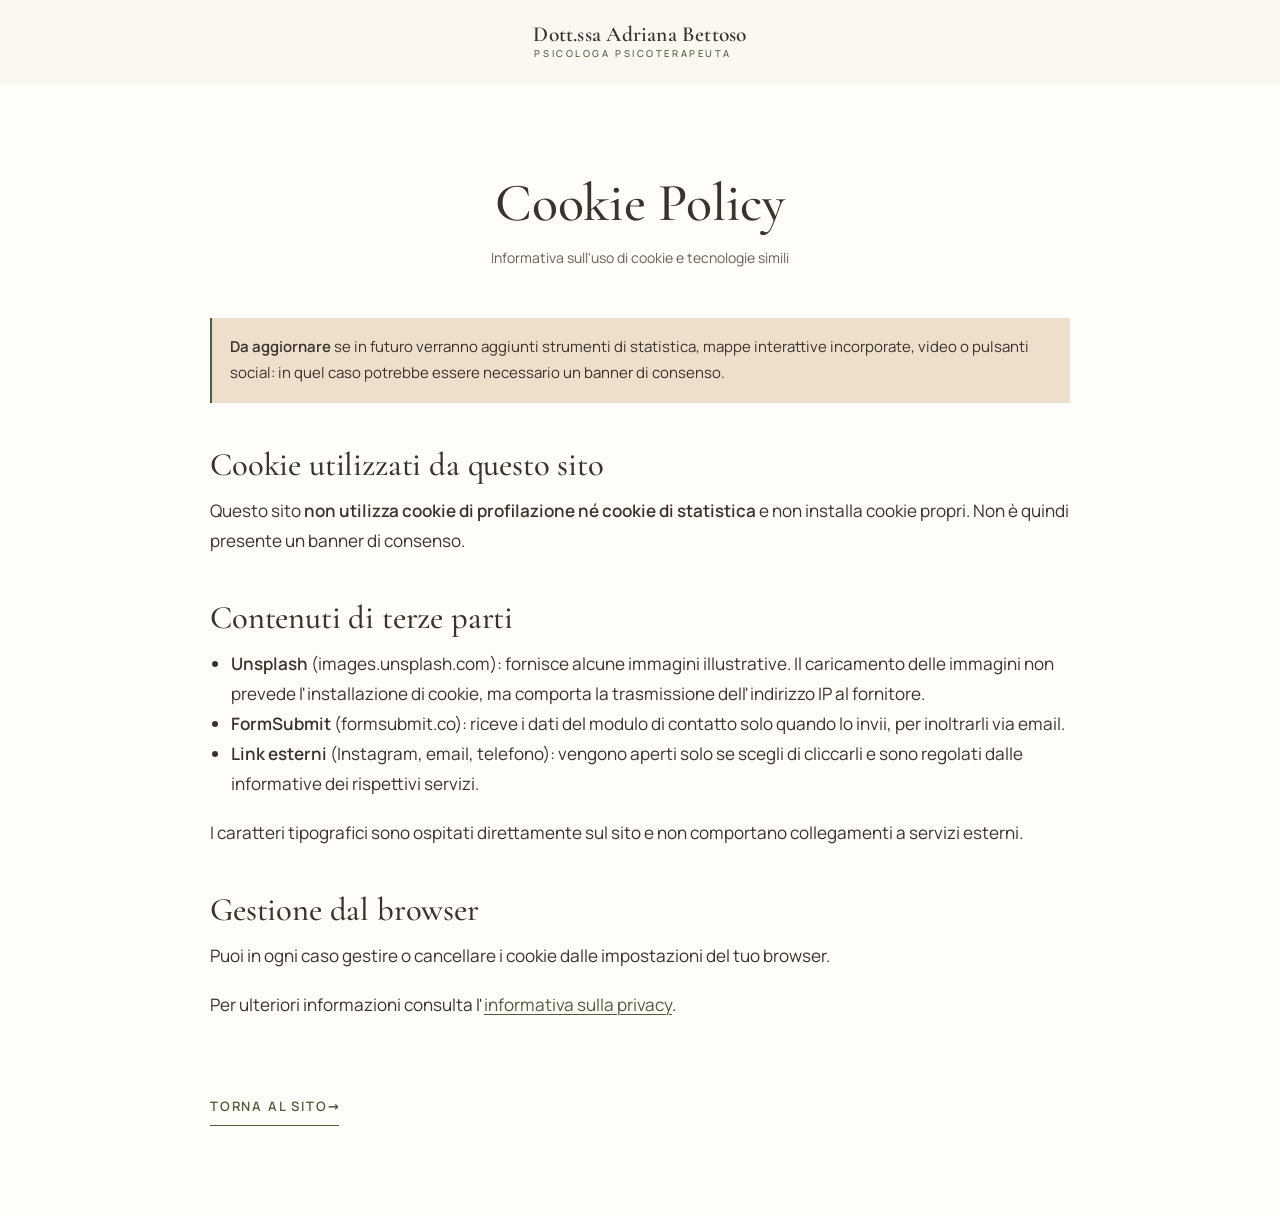
<file: cookie-policy.html>
<!doctype html>
<html lang="it">
<head>
  <meta charset="utf-8">
  <meta name="viewport" content="width=device-width, initial-scale=1">
  <title>Cookie Policy | Dott.ssa Adriana Bettoso</title>
  <meta name="robots" content="noindex, follow">
  <link rel="stylesheet" href="assets/css/style.css">
</head>
<body>
  <header class="site-header legal-header">
    <div class="container header-inner">
      <a class="wordmark" href="index.html">
        <span class="wordmark-name">Dott.ssa Adriana Bettoso</span>
        <span class="wordmark-role">Psicologa Psicoterapeuta</span>
      </a>
    </div>
  </header>

  <main class="legal">
    <div class="container container-narrow">
      <h1>Cookie Policy</h1>
      <p class="updated">Informativa sull'uso di cookie e tecnologie simili</p>

      <p class="draft-note"><strong>Da aggiornare</strong> se in futuro verranno aggiunti strumenti di statistica, mappe interattive incorporate, video o pulsanti social: in quel caso potrebbe essere necessario un banner di consenso.</p>

      <h2>Cookie utilizzati da questo sito</h2>
      <p>Questo sito <strong>non utilizza cookie di profilazione né cookie di statistica</strong> e non installa cookie propri. Non è quindi presente un banner di consenso.</p>

      <h2>Contenuti di terze parti</h2>
      <ul>
        <li><strong>Unsplash</strong> (images.unsplash.com): fornisce alcune immagini illustrative. Il caricamento delle immagini non prevede l'installazione di cookie, ma comporta la trasmissione dell'indirizzo IP al fornitore.</li>
        <li><strong>FormSubmit</strong> (formsubmit.co): riceve i dati del modulo di contatto solo quando lo invii, per inoltrarli via email.</li>
        <li><strong>Link esterni</strong> (Instagram, email, telefono): vengono aperti solo se scegli di cliccarli e sono regolati dalle informative dei rispettivi servizi.</li>
      </ul>
      <p>I caratteri tipografici sono ospitati direttamente sul sito e non comportano collegamenti a servizi esterni.</p>

      <h2>Gestione dal browser</h2>
      <p>Puoi in ogni caso gestire o cancellare i cookie dalle impostazioni del tuo browser.</p>

      <p>Per ulteriori informazioni consulta l'<a href="privacy-policy.html">informativa sulla privacy</a>.</p>

      <a class="text-link back-link" href="index.html">Torna al sito</a>
    </div>
  </main>
</body>
</html>
</file>
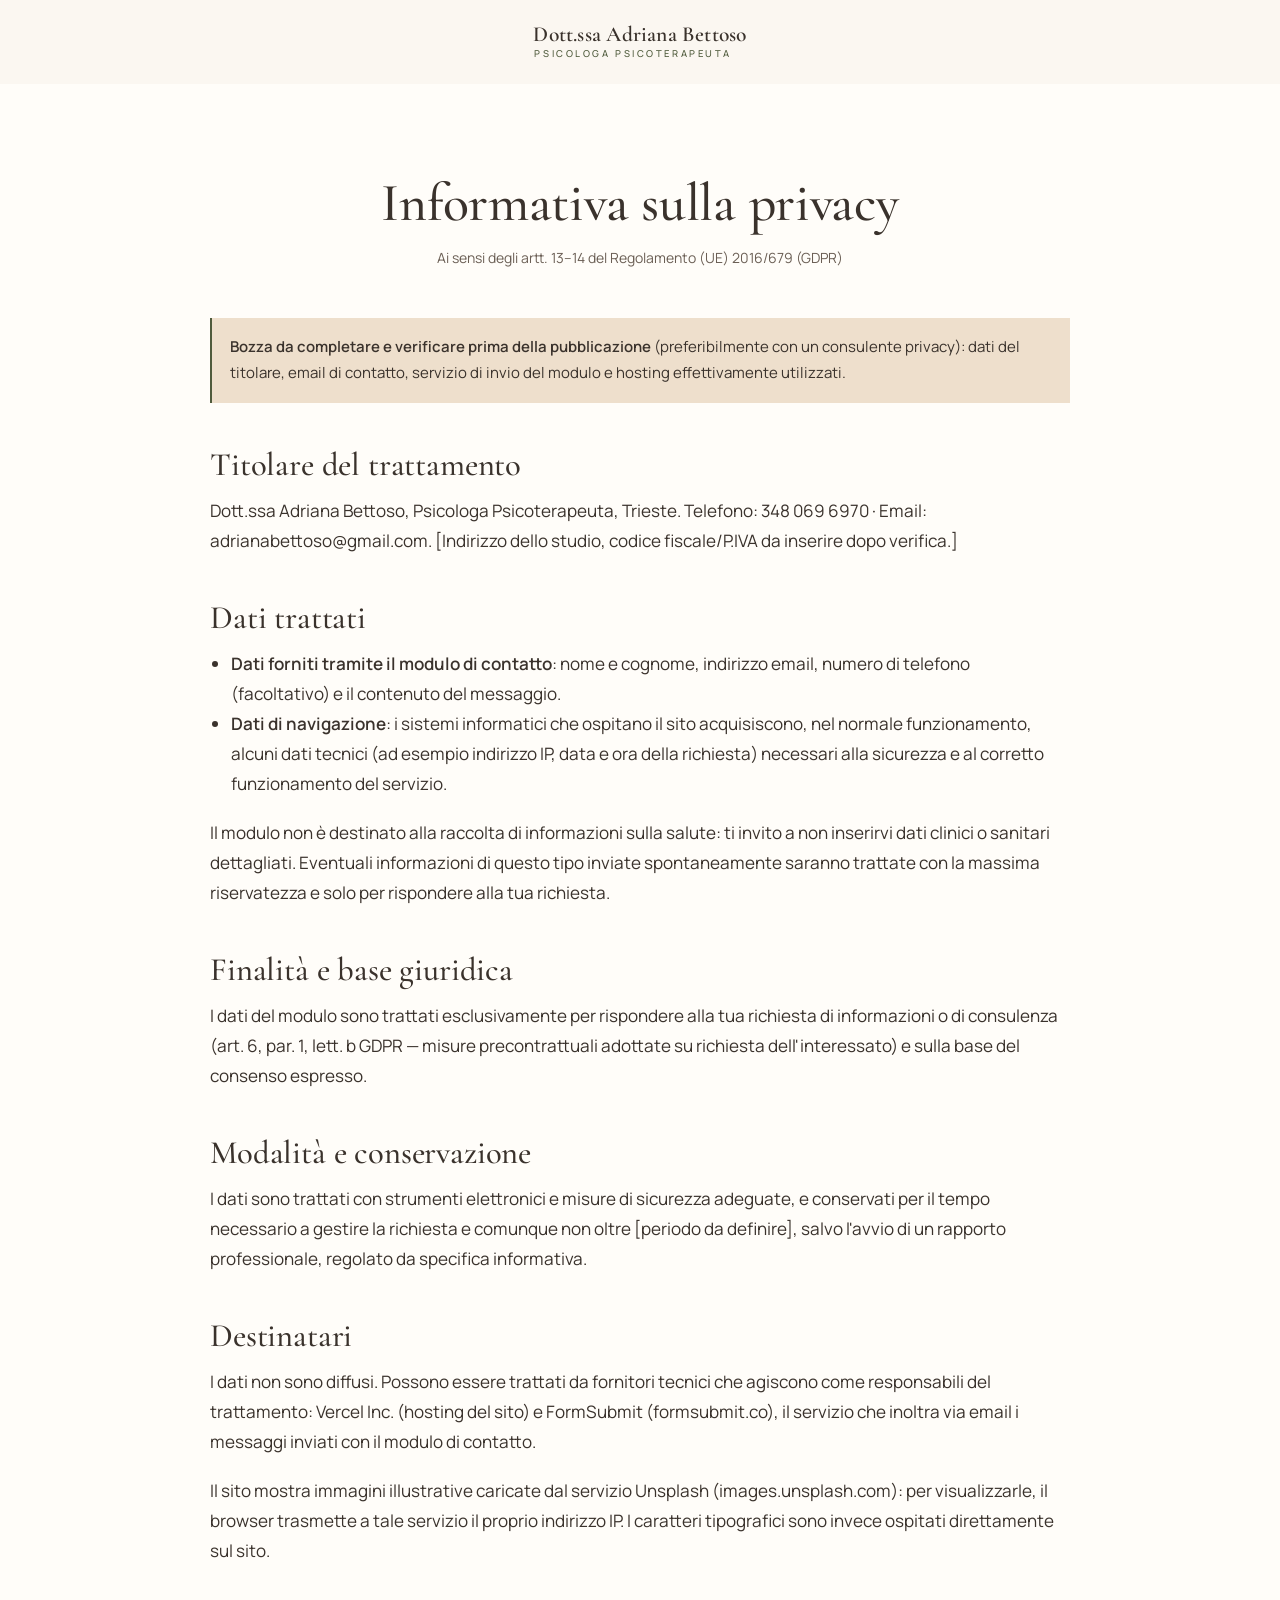
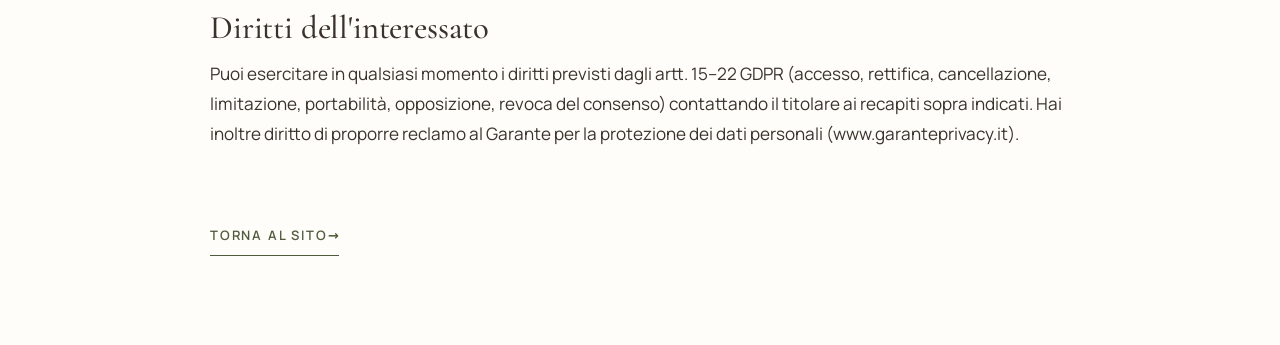
<file: privacy-policy.html>
<!doctype html>
<html lang="it">
<head>
  <meta charset="utf-8">
  <meta name="viewport" content="width=device-width, initial-scale=1">
  <title>Privacy Policy | Dott.ssa Adriana Bettoso</title>
  <meta name="robots" content="noindex, follow">
  <link rel="stylesheet" href="assets/css/style.css">
</head>
<body>
  <header class="site-header legal-header">
    <div class="container header-inner">
      <a class="wordmark" href="index.html">
        <span class="wordmark-name">Dott.ssa Adriana Bettoso</span>
        <span class="wordmark-role">Psicologa Psicoterapeuta</span>
      </a>
    </div>
  </header>

  <main class="legal">
    <div class="container container-narrow">
      <h1>Informativa sulla privacy</h1>
      <p class="updated">Ai sensi degli artt. 13–14 del Regolamento (UE) 2016/679 (GDPR)</p>

      <p class="draft-note"><strong>Bozza da completare e verificare prima della pubblicazione</strong> (preferibilmente con un consulente privacy): dati del titolare, email di contatto, servizio di invio del modulo e hosting effettivamente utilizzati.</p>

      <h2>Titolare del trattamento</h2>
      <p>Dott.ssa Adriana Bettoso, Psicologa Psicoterapeuta, Trieste. Telefono: 348 069 6970 · Email: adrianabettoso@gmail.com. [Indirizzo dello studio, codice fiscale/P.IVA da inserire dopo verifica.]</p>

      <h2>Dati trattati</h2>
      <ul>
        <li><strong>Dati forniti tramite il modulo di contatto</strong>: nome e cognome, indirizzo email, numero di telefono (facoltativo) e il contenuto del messaggio.</li>
        <li><strong>Dati di navigazione</strong>: i sistemi informatici che ospitano il sito acquisiscono, nel normale funzionamento, alcuni dati tecnici (ad esempio indirizzo IP, data e ora della richiesta) necessari alla sicurezza e al corretto funzionamento del servizio.</li>
      </ul>
      <p>Il modulo non è destinato alla raccolta di informazioni sulla salute: ti invito a non inserirvi dati clinici o sanitari dettagliati. Eventuali informazioni di questo tipo inviate spontaneamente saranno trattate con la massima riservatezza e solo per rispondere alla tua richiesta.</p>

      <h2>Finalità e base giuridica</h2>
      <p>I dati del modulo sono trattati esclusivamente per rispondere alla tua richiesta di informazioni o di consulenza (art. 6, par. 1, lett. b GDPR — misure precontrattuali adottate su richiesta dell'interessato) e sulla base del consenso espresso.</p>

      <h2>Modalità e conservazione</h2>
      <p>I dati sono trattati con strumenti elettronici e misure di sicurezza adeguate, e conservati per il tempo necessario a gestire la richiesta e comunque non oltre [periodo da definire], salvo l'avvio di un rapporto professionale, regolato da specifica informativa.</p>

      <h2>Destinatari</h2>
      <p>I dati non sono diffusi. Possono essere trattati da fornitori tecnici che agiscono come responsabili del trattamento: Vercel Inc. (hosting del sito) e FormSubmit (formsubmit.co), il servizio che inoltra via email i messaggi inviati con il modulo di contatto.</p>
      <p>Il sito mostra immagini illustrative caricate dal servizio Unsplash (images.unsplash.com): per visualizzarle, il browser trasmette a tale servizio il proprio indirizzo IP. I caratteri tipografici sono invece ospitati direttamente sul sito.</p>

      <h2>Diritti dell'interessato</h2>
      <p>Puoi esercitare in qualsiasi momento i diritti previsti dagli artt. 15–22 GDPR (accesso, rettifica, cancellazione, limitazione, portabilità, opposizione, revoca del consenso) contattando il titolare ai recapiti sopra indicati. Hai inoltre diritto di proporre reclamo al Garante per la protezione dei dati personali (www.garanteprivacy.it).</p>

      <a class="text-link back-link" href="index.html">Torna al sito</a>
    </div>
  </main>
</body>
</html>
</file>
<file: assets/css/style.css>
/* ==========================================================
   Dott.ssa Adriana Bettoso — Psicologa Psicoterapeuta
   Editorial Nature × Body & Mind × Contemporary Wellness
   ========================================================== */

@font-face {
  font-family: "Cormorant Garamond";
  src: url("../fonts/cormorant-garamond-latin.woff2") format("woff2");
  font-weight: 500 600;
  font-style: normal;
  font-display: swap;
}
@font-face {
  font-family: "Manrope";
  src: url("../fonts/manrope-latin.woff2") format("woff2");
  font-weight: 400 600;
  font-style: normal;
  font-display: swap;
}

:root {
  /* Palette calda "terra e bosco"
     crema    #FBF7F1  sfondo pagina / header
     lino     #F7EFE4  sfondo sezioni chiare alternate
     sabbia   #EEDFCC  superfici delicate, badge
     oliva    #A9A27F  linee e dettagli decorativi (mai per testi)
     crema calda #EFE3D3  sezioni alternate (A chi mi rivolgo, FAQ)
     cacao scuro #2F2823  footer e sezione WATT, con testi crema (14:1 con il bianco)
     muschio  #4F5B3C  link e mini-titoli (6.8:1 su crema)
     (sezione WATT: stesso cacao scuro del footer, --bg-2)
     terracotta #9A5B3F  pulsanti principali e accenti (5.3:1 con testo bianco)
     cacao    #3A322C  testi */
  --warm: #FBF7F1;
  --sage: #A9A27F;
  --forest: #4F5B3C;
  --forest-dark: #3E4830;
  --clay: #9A5B3F;
  --clay-dark: #7F4A33;
  --lavender: #C9A98B;
  --sand: #EEDFCC;
  --ink: #3A322C;
  --white: #FFFFFF;
  /* Sfondi sezione (alternanza) */
  --bg-1: #FFFDF9;
  --bg-2: #2F2823;
  --bg-3: #F7EFE4;
  --bg-4: #EFE3D3;

  --serif: "Cormorant Garamond", "Cormorant", Garamond, "Times New Roman", serif;
  --sans: "Manrope", system-ui, -apple-system, "Segoe UI", Roboto, sans-serif;

  --header-h: 84px;
  --radius: 6px;
  --radius-sm: 4px;
  --container: 1200px;
  --gutter: clamp(20px, 4vw, 48px);
  --section-y: clamp(80px, 9vw, 132px);
  --ease: cubic-bezier(.22, .61, .36, 1);
  --dur: 320ms;
  --shadow-soft: 0 1px 2px rgba(58, 50, 44, .04), 0 10px 28px -14px rgba(58, 50, 44, .18);
  --shadow-lift: 0 2px 4px rgba(58, 50, 44, .05), 0 22px 40px -20px rgba(58, 50, 44, .28);
  --muted: #6B5F55;
}

/* ---------- Reset & base ---------- */
*, *::before, *::after { box-sizing: border-box; }
html {
  -webkit-text-size-adjust: 100%;
  scroll-behavior: smooth;
  scroll-padding-top: calc(var(--header-h) + 8px);
}
body {
  margin: 0;
  background: var(--warm);
  color: var(--ink);
  font-family: var(--sans);
  font-size: clamp(16px, 0.95rem + 0.15vw, 17.5px);
  font-weight: 400;
  line-height: 1.75;
  text-rendering: optimizeLegibility;
  -webkit-font-smoothing: antialiased;
  overflow-x: hidden;
}
img { display: block; max-width: 100%; height: auto; }
a { color: var(--forest); text-underline-offset: 3px; text-decoration-thickness: 1px; }
a:hover { color: var(--ink); }
p { margin: 0 0 1.1em; }
p:last-child { margin-bottom: 0; }
ul, ol { margin: 0; padding: 0; }
[role="list"] { list-style: none; }
figure { margin: 0; }
h1, h2, h3 { margin: 0; color: var(--ink); }
strong { font-weight: 600; }

h1, h2 {
  font-family: var(--serif);
  font-weight: 500;
  letter-spacing: -0.005em;
  line-height: 1.08;
  text-wrap: balance;
}
h1 { font-size: clamp(2.4rem, 1.5rem + 3.4vw, 4.6rem); }
h2 { font-size: clamp(2rem, 1.45rem + 2.3vw, 3.45rem); }
h3 {
  font-family: var(--serif);
  font-weight: 600;
  font-size: clamp(1.4rem, 1.22rem + 0.55vw, 1.75rem);
  line-height: 1.22;
}

:focus-visible { outline: 2px solid var(--forest); outline-offset: 3px; border-radius: 2px; }

.visually-hidden {
  position: absolute !important;
  width: 1px; height: 1px; padding: 0; margin: -1px;
  overflow: hidden; clip: rect(0 0 0 0); white-space: nowrap; border: 0;
}
.skip-link {
  position: absolute; left: 16px; top: -60px; z-index: 200;
  background: var(--forest); color: var(--white);
  padding: 10px 18px; border-radius: var(--radius-sm);
  font-weight: 600; text-decoration: none;
  transition: top var(--dur) var(--ease);
}
.skip-link:focus { top: 12px; color: var(--white); }

.container {
  width: 100%;
  max-width: calc(var(--container) + var(--gutter) * 2);
  margin-inline: auto;
  padding-inline: var(--gutter);
}
.container-narrow { max-width: calc(860px + var(--gutter) * 2); }

/* ---------- Eyebrow (mini-titoli = voci di menu) ---------- */
.eyebrow {
  display: flex; align-items: center; justify-content: center; gap: 14px;
  margin: 0 0 18px;
  font-family: var(--sans);
  font-size: 12.5px; font-weight: 600;
  letter-spacing: 0.22em; text-transform: uppercase;
  color: var(--forest);
  text-align: center;
}
.eyebrow::before, .eyebrow::after {
  content: ""; width: 28px; height: 1px; background: var(--sage); flex: none;
}

/* ---------- Buttons ---------- */
.btn {
  display: inline-flex; align-items: center; justify-content: center;
  min-height: 50px;
  padding: 14px 28px;
  border-radius: var(--radius-sm);
  border: 1px solid transparent;
  font-family: var(--sans);
  font-size: 13px; font-weight: 600;
  letter-spacing: 0.14em; text-transform: uppercase;
  text-decoration: none; text-align: center; line-height: 1.3;
  cursor: pointer;
  transition: background-color var(--dur) var(--ease), color var(--dur) var(--ease),
              border-color var(--dur) var(--ease), transform var(--dur) var(--ease);
}
.btn-primary { background: var(--clay); color: var(--white); }
.btn-primary:hover { background: var(--clay-dark); color: var(--white); }
.btn-primary:active { transform: translateY(1px); }
.btn-secondary { background: rgba(255, 255, 255, 0.55); color: var(--forest); border-color: var(--forest); }
.btn-secondary:hover { background: var(--forest); color: var(--white); }
.btn-row { display: flex; flex-wrap: wrap; gap: 14px; justify-content: center; }

.text-link {
  display: inline-flex; align-items: center; gap: 10px;
  font-size: 13px; font-weight: 600;
  letter-spacing: 0.14em; text-transform: uppercase;
  color: var(--forest); text-decoration: none;
  padding-block: 8px;
  border-bottom: 1px solid currentColor;
}
.text-link::after { content: "→"; letter-spacing: 0; transition: transform var(--dur) var(--ease); }
.text-link:hover { color: var(--ink); }
.text-link:hover::after { transform: translateX(4px); }

/* ---------- Header ---------- */
.site-header {
  position: sticky; top: 0; z-index: 100;
  height: var(--header-h);
  background: var(--warm);
  border-bottom: 1px solid transparent;
  transition: background-color var(--dur) var(--ease), border-color var(--dur) var(--ease);
}
.site-header.is-scrolled {
  background: rgba(251, 247, 241, 0.92);
  -webkit-backdrop-filter: saturate(140%) blur(10px);
  backdrop-filter: saturate(140%) blur(10px);
  border-bottom-color: rgba(169, 162, 127, 0.35);
}
.header-inner {
  height: 100%;
  max-width: 1520px;
  margin-inline: auto;
  padding-inline: clamp(20px, 2.6vw, 48px);
  display: flex; align-items: center; justify-content: space-between;
  gap: clamp(16px, 2vw, 40px);
}

.wordmark {
  display: inline-flex; flex-direction: column; align-items: flex-start;
  gap: 4px;
  margin: 0;
  text-decoration: none;
  color: var(--ink);
  line-height: 1;
  flex: none;
}
.wordmark:hover { color: var(--ink); }
.wordmark-name {
  font-family: var(--serif);
  font-weight: 600;
  font-size: clamp(20px, 0.9rem + 0.55vw, 25px);
  letter-spacing: 0.01em;
  white-space: nowrap;
}
.wordmark-role {
  font-family: var(--sans);
  font-weight: 500;
  font-size: 9.5px;
  letter-spacing: 0.27em;
  text-transform: uppercase;
  color: var(--forest);
  white-space: nowrap;
  padding-left: 1px;
}

.site-nav { display: flex; align-items: center; gap: clamp(14px, 1.6vw, 28px); }
.nav-list { display: flex; list-style: none; gap: clamp(8px, calc(1.4vw - 6px), 22px); }
.nav-list a {
  position: relative; display: inline-block;
  padding-block: 8px;
  font-size: clamp(12.5px, 0.62rem + 0.25vw, 14px);
  font-weight: 500;
  color: var(--ink);
  text-decoration: none;
  white-space: nowrap;
}
.nav-list a::after {
  content: ""; position: absolute; left: 0; right: 0; bottom: 2px;
  height: 1px; background: var(--forest);
  transform: scaleX(0); transform-origin: left;
  transition: transform var(--dur) var(--ease);
}
.nav-list a:hover, .nav-list a[aria-current="true"] { color: var(--forest); }
.nav-list a:hover::after, .nav-list a[aria-current="true"]::after { transform: scaleX(1); }
.nav-cta {
  min-height: 44px;
  padding: 11px clamp(14px, 1.2vw, 20px);
  font-size: clamp(11px, 0.55rem + 0.2vw, 12px);
  letter-spacing: 0.1em;
  white-space: nowrap;
}

.nav-toggle {
  display: none;
  width: 48px; height: 48px; margin-right: -10px;
  background: none; border: 0; cursor: pointer;
  color: var(--ink);
  align-items: center; justify-content: center;
}
.nav-toggle-lines { position: relative; width: 24px; height: 14px; display: block; }
.nav-toggle-lines span {
  position: absolute; left: 0; width: 100%; height: 1.5px; background: currentColor;
  transition: transform var(--dur) var(--ease), opacity var(--dur) var(--ease);
}
.nav-toggle-lines span:nth-child(1) { top: 0; }
.nav-toggle-lines span:nth-child(2) { top: 6.25px; }
.nav-toggle-lines span:nth-child(3) { top: 12.5px; }
.nav-toggle[aria-expanded="true"] .nav-toggle-lines span:nth-child(1) { transform: translateY(6.25px) rotate(45deg); }
.nav-toggle[aria-expanded="true"] .nav-toggle-lines span:nth-child(2) { opacity: 0; }
.nav-toggle[aria-expanded="true"] .nav-toggle-lines span:nth-child(3) { transform: translateY(-6.25px) rotate(-45deg); }

/* Mobile / tablet: menu hamburger */
@media (max-width: 1099px) {
  .nav-toggle { display: inline-flex; }
  .site-nav {
    position: fixed;
    top: var(--header-h); left: 0; right: 0;
    height: calc(100dvh - var(--header-h));
    flex-direction: column; align-items: stretch; justify-content: flex-start;
    gap: 26px;
    padding: 12px var(--gutter) 40px;
    background: var(--warm);
    border-top: 1px solid rgba(169, 162, 127, 0.35);
    overflow-y: auto;
    visibility: hidden; opacity: 0;
    transform: translateY(-8px);
    transition: opacity var(--dur) var(--ease), transform var(--dur) var(--ease), visibility 0s linear var(--dur);
  }
  .site-nav.is-open {
    visibility: visible; opacity: 1; transform: none;
    transition: opacity var(--dur) var(--ease), transform var(--dur) var(--ease), visibility 0s;
  }
  .nav-list { flex-direction: column; gap: 0; }
  .nav-list li { border-bottom: 1px solid rgba(169, 162, 127, 0.3); }
  .nav-list a {
    display: block;
    padding: 12px 2px;
    font-family: var(--serif);
    font-size: 24px; font-weight: 500;
  }
  .nav-list a::after { display: none; }
  .nav-cta { min-height: 52px; font-size: 13px; letter-spacing: 0.14em; }
  body.nav-open { overflow: hidden; }
}
@media (max-width: 640px) {
  :root { --header-h: 70px; }
  .wordmark-name { font-size: 20px; }
  .wordmark-role { font-size: 8.5px; letter-spacing: 0.25em; }
}

/* ---------- Hero ---------- */
.hero {
  position: relative;
  isolation: isolate;
  display: grid; place-items: center;
  min-height: clamp(560px, calc(100svh - var(--header-h)), 900px);
  padding-block: clamp(72px, 9vh, 120px);
  overflow: hidden;
  text-align: center;
}
.hero-media {
  position: absolute; inset: 0; z-index: -2;
  width: 100%; height: 100%;
  object-fit: cover; object-position: 50% 55%;
}
.hero-overlay {
  position: absolute; inset: 0; z-index: -1;
  background: radial-gradient(ellipse 62% 60% at 50% 50%,
    rgba(251, 247, 241, 0.80) 0%,
    rgba(251, 247, 241, 0.62) 60%,
    rgba(251, 247, 241, 0.40) 100%);
}
.hero-content { display: flex; flex-direction: column; align-items: center; max-width: 1040px; }
.hero h1 { margin-bottom: 28px; }
.h1-line { display: block; }
.h1-accent { color: var(--clay); }
@media (min-width: 768px) {
  .h1-line { white-space: nowrap; }
}
.hero-lead {
  max-width: 600px;
  font-size: clamp(16.5px, 0.95rem + 0.3vw, 19px);
  font-weight: 500;
  line-height: 1.7;
  margin-bottom: 36px;
}
.hero .eyebrow { margin-bottom: 26px; }

@media (max-width: 640px) {
  .hero { min-height: calc(100svh - var(--header-h)); padding-block: 64px; }
  .hero-media { object-position: 42% 50%; }
  .hero-overlay { background: rgba(251, 247, 241, 0.7); }
  .btn-row { flex-direction: column; width: 100%; max-width: 340px; }
  .btn-row .btn { width: 100%; }
}
@media (max-width: 420px) {
  .hero .eyebrow { font-size: 10.5px; letter-spacing: 0.13em; }
  .hero .eyebrow::before, .hero .eyebrow::after { display: none; }
}

/* ---------- Sections & backgrounds ---------- */
.section { position: relative; padding-block: var(--section-y); }
.bg-white { background: var(--bg-1); }
.bg-mauve { background: var(--bg-2); }
.bg-cream { background: var(--bg-3); }
.bg-crema { background: var(--bg-4); }

.section-head { text-align: center; max-width: 820px; margin: 0 auto clamp(48px, 6vw, 72px); }
.section-intro {
  max-width: 680px;
  margin: 24px auto 0;
  font-size: clamp(16px, 0.95rem + 0.2vw, 18px);
}
.section-cta { display: flex; justify-content: center; margin-top: clamp(44px, 5vw, 64px); }

/* Sezione WATT su cacao scuro (--bg-2): titoli bianchi grandi; mini-titolo in pillola chiara per garantire il contrasto */
.bg-mauve h2 { color: var(--white); }
.bg-mauve .eyebrow {
  width: fit-content;
  margin-inline: auto;
  padding: 7px 16px;
  background: var(--bg-3);
  border-radius: 999px;
  color: var(--forest);
}
.bg-mauve .eyebrow::before, .bg-mauve .eyebrow::after { width: 6px; height: 6px; border-radius: 50%; background: var(--sage); }
.bg-mauve .section-intro {
  font-family: var(--serif);
  font-size: clamp(1.4rem, 1.2rem + 0.7vw, 1.7rem); /* testo grande: contrasto AA per large text */
  font-weight: 500;
  line-height: 1.4;
  color: var(--white);
}

/* ---------- Chi sono ---------- */
.about-layout {
  display: grid;
  grid-template-columns: minmax(0, 4fr) minmax(0, 7fr);
  grid-template-areas:
    "head head"
    "photo text";
  column-gap: clamp(48px, 7vw, 104px);
  align-items: start;
}
.about-head { grid-area: head; }
.about-photo { grid-area: photo; position: sticky; top: calc(var(--header-h) + 40px); }
.about-text { grid-area: text; max-width: 64ch; }
.portrait {
  position: relative;
  width: min(100%, 300px);
  aspect-ratio: 1 / 1;
  margin-inline: auto;
}
.portrait::before {
  content: "";
  position: absolute; inset: -14px;
  border: 1px solid var(--sage);
  border-radius: 50%;
  opacity: .7;
}
.portrait img { width: 100%; height: 100%; object-fit: cover; border-radius: 50%; }
.about-text strong { color: var(--forest); }

@media (max-width: 860px) {
  .about-layout {
    grid-template-columns: 1fr;
    grid-template-areas: "photo" "head" "text";
  }
  .about-photo { position: static; margin-bottom: 44px; }
  .portrait { width: min(56vw, 220px); }
  .about-text { margin-inline: auto; }
}

/* ---------- Icone premium ---------- */
.icon-badge {
  position: relative;
  display: inline-grid; place-items: center;
  width: 72px; height: 72px;
  margin-bottom: 24px;
  border-radius: 50%;
  background: radial-gradient(circle at 30% 25%, #FFFFFF 0%, var(--sand) 75%);
  box-shadow: inset 0 0 0 1px rgba(169, 162, 127, 0.55);
}
.icon-badge::after {
  content: "";
  position: absolute; inset: -6px;
  border-radius: 50%;
  border: 1px solid rgba(169, 162, 127, 0.35);
}
.icon-badge svg {
  width: 36px; height: 36px;
  fill: none; stroke: var(--forest);
  stroke-width: 1.3; stroke-linecap: round; stroke-linejoin: round;
}
.icon-badge svg .accent { stroke: var(--clay); stroke-width: 1.6; }
.icon-badge-sm { width: 60px; height: 60px; margin-bottom: 18px; }
.icon-badge-sm svg { width: 30px; height: 30px; }

/* ---------- A chi mi rivolgo ---------- */
.audience-grid {
  display: grid;
  grid-template-columns: repeat(3, minmax(0, 1fr));
  gap: clamp(18px, 2.2vw, 28px);
}
.audience-card {
  background: var(--white);
  border: 1px solid rgba(255, 255, 255, 0.6);
  border-radius: var(--radius);
  padding: clamp(32px, 3vw, 44px) clamp(26px, 2.6vw, 36px);
  text-align: center;
  box-shadow: var(--shadow-soft);
  transition: transform var(--dur) var(--ease), box-shadow var(--dur) var(--ease);
}
.audience-card:hover { transform: translateY(-4px); box-shadow: var(--shadow-lift); }
.audience-card h3 { margin-bottom: 14px; }
.audience-card p { font-size: 16px; line-height: 1.72; }

@media (max-width: 900px) {
  .audience-grid { grid-template-columns: 1fr; max-width: 560px; margin-inline: auto; }
}

/* ---------- Approccio ---------- */
.approach { overflow: hidden; isolation: isolate; }
.approach-bg {
  position: absolute; inset: 0; z-index: -1;
  background:
    linear-gradient(rgba(251, 247, 241, 0.84), rgba(251, 247, 241, 0.84)),
    url("../img/albero-approccio.jpg") center 35% / cover no-repeat;
}
.approach .section-head { margin-bottom: clamp(24px, 3vw, 36px); }
.approach-lead {
  max-width: 760px;
  margin: 0 auto clamp(40px, 5vw, 60px);
  font-family: var(--serif);
  font-size: clamp(1.3rem, 1.15rem + 0.6vw, 1.7rem);
  font-weight: 500;
  line-height: 1.4;
  text-align: center;
  color: var(--ink);
}

.orbit-layout {
  display: grid;
  grid-template-columns: minmax(0, 1fr) clamp(200px, 20vw, 260px) minmax(0, 1fr);
  gap: clamp(28px, 4vw, 64px);
  align-items: center;
}
.orbit-side { list-style: none; display: grid; gap: clamp(28px, 3.5vw, 44px); }
.orbit-left { text-align: right; }
.orbit-item { position: relative; }
.orbit-item h3 {
  font-family: var(--sans);
  font-size: 13px; font-weight: 600;
  letter-spacing: 0.18em; text-transform: uppercase;
  line-height: 1.5;
  color: var(--forest);
  margin-bottom: 12px;
}
.orbit-item p { font-size: 16.5px; }
.orbit-item::before {
  content: "";
  position: absolute; top: 10px;
  width: clamp(20px, 3vw, 48px); height: 1px;
  background: var(--sage);
}
.orbit-left .orbit-item::before { right: calc(-1 * clamp(28px, 4vw, 64px)); }
.orbit-right .orbit-item::before { left: calc(-1 * clamp(28px, 4vw, 64px)); }

.orbit {
  position: relative;
  aspect-ratio: 1 / 1;
  display: grid; place-items: center;
}
.orbit-ring { position: absolute; border-radius: 50%; }
.orbit-ring-1 { inset: 0; border: 1px solid rgba(169, 162, 127, 0.8); }
.orbit-ring-2 { inset: 14%; border: 1px solid rgba(79, 91, 60, 0.35); background: rgba(255, 255, 255, 0.55); }
.orbit-dot {
  position: absolute; width: 9px; height: 9px; border-radius: 50%;
  background: var(--clay);
  box-shadow: 0 0 0 5px rgba(169, 162, 127, 0.3);
}
.orbit-dot-1 { top: -4.5px; left: calc(50% - 4.5px); }
.orbit-dot-2 { bottom: 13%; left: 8%; }
.orbit-dot-3 { bottom: 13%; right: 8%; }
.orbit-words {
  position: relative;
  display: flex; flex-direction: column; align-items: center; gap: 10px;
  font-family: var(--serif);
  font-size: clamp(1.6rem, 1.3rem + 0.9vw, 2.15rem);
  font-weight: 500;
  line-height: 1;
  color: var(--ink);
}
.orbit-sep { width: 22px; height: 1px; background: var(--sage); }

.bio {
  max-width: 980px;
  margin: clamp(48px, 6vw, 72px) auto 0;
  padding-top: clamp(32px, 4vw, 44px);
  border-top: 1px solid rgba(79, 91, 60, 0.25);
  text-align: center;
}
.bio-sprig {
  width: 120px; height: 24px; margin: 0 auto 14px;
  fill: none; stroke: var(--sage); stroke-width: 1.2; stroke-linecap: round;
}
.bio h3 {
  font-family: var(--serif);
  font-size: clamp(1.9rem, 1.5rem + 1.4vw, 2.7rem);
  font-weight: 500;
  line-height: 1.1;
}
.bio-caption {
  margin: 10px 0 24px;
  font-size: 12.5px; font-weight: 600;
  letter-spacing: 0.22em; text-transform: uppercase;
  color: var(--forest);
}
.bio-columns {
  display: grid;
  grid-template-columns: 1fr 1fr;
  gap: clamp(28px, 4vw, 56px);
  text-align: left;
  position: relative;
}
.bio-columns::before {
  content: ""; position: absolute; top: 4px; bottom: 4px; left: 50%;
  width: 1px; background: rgba(169, 162, 127, 0.7);
}
.bio-keywords {
  list-style: none;
  display: flex; flex-wrap: wrap; justify-content: center;
  margin: 28px 0 0;
}
.bio-keywords li {
  padding: 4px clamp(14px, 2vw, 26px);
  font-family: var(--serif);
  font-size: clamp(1.3rem, 1.1rem + 0.6vw, 1.6rem);
  font-weight: 600;
  color: var(--clay);
}
.bio-keywords li + li { border-left: 1px solid rgba(169, 162, 127, 0.8); }

@media (max-width: 960px) {
  .orbit-layout { grid-template-columns: 1fr; justify-items: center; gap: 36px; }
  .orbit { order: -1; width: min(64vw, 240px); }
  .orbit-side { gap: 28px; max-width: 560px; }
  .orbit-left, .orbit-right { text-align: center; }
  .orbit-item::before {
    position: static; display: block;
    width: 1px; height: 20px; margin: 0 auto 12px;
  }
  .bio-columns { grid-template-columns: 1fr; text-align: center; gap: 0; }
  .bio-columns::before { display: none; }
}

/* ---------- Servizi ---------- */
.services-grid {
  display: grid;
  grid-template-columns: repeat(2, minmax(0, 1fr));
  grid-auto-rows: 1fr; /* tutte le card della stessa altezza */
  max-width: 1000px;
  margin-inline: auto;
  gap: clamp(22px, 2.6vw, 36px);
}
.service-card {
  display: flex; flex-direction: column;
  height: 100%;
  background: var(--bg-3);
  border: 1px solid rgba(169, 162, 127, 0.45);
  border-radius: var(--radius);
  overflow: hidden;
  transition: transform var(--dur) var(--ease), box-shadow var(--dur) var(--ease);
}
.service-card:hover { transform: translateY(-4px); box-shadow: var(--shadow-lift); }
.service-media { aspect-ratio: 16 / 9; overflow: hidden; background: var(--sand); flex: none; }
.service-media img { width: 100%; height: 100%; object-fit: cover; transition: transform 600ms var(--ease); }
.service-card:hover .service-media img { transform: scale(1.03); }
.service-body { flex: 1; padding: clamp(22px, 2.4vw, 30px); }
.service-body h3 { margin-bottom: 10px; font-size: clamp(1.3rem, 1.15rem + 0.45vw, 1.55rem); }
.service-body p { font-size: 15px; line-height: 1.68; }

@media (max-width: 860px) {
  .services-grid { grid-template-columns: 1fr; grid-auto-rows: auto; max-width: 580px; margin-inline: auto; }
}

/* ---------- WATT ---------- */
/* Elenco integrato nel sottotitolo (testo grande bianco: contrasto AA large text) */
.watt-list {
  list-style: none;
  display: flex; flex-wrap: wrap; justify-content: center; align-items: center;
  gap: 8px 0;
  margin: 18px auto 0;
  font-family: var(--serif);
  font-size: clamp(1.4rem, 1.2rem + 0.7vw, 1.7rem);
  font-weight: 600;
  line-height: 1.3;
  color: var(--white);
}
.watt-list li { display: inline-flex; align-items: center; }
.watt-list li + li::before {
  content: "";
  width: 7px; height: 7px; margin: 0 18px;
  border-radius: 50%;
  background: var(--bg-3);
}
@media (max-width: 560px) {
  .watt-list { flex-direction: column; gap: 6px; }
  .watt-list li + li::before { display: none; }
}

.watt-cover {
  position: relative;
  display: block; width: 100%;
  aspect-ratio: 21 / 9;
  padding: 0; border: 0;
  border-radius: var(--radius);
  overflow: hidden;
  cursor: pointer;
  background: var(--forest);
  text-align: left;
  box-shadow: var(--shadow-lift);
  font: inherit;
}
.watt-cover img {
  position: absolute; inset: 0;
  width: 100%; height: 100%; object-fit: cover;
  transition: transform 900ms var(--ease);
}
.watt-cover-shade {
  position: absolute; inset: 0;
  background: linear-gradient(90deg, rgba(46, 38, 30, 0.86) 0%, rgba(46, 38, 30, 0.6) 42%, rgba(46, 38, 30, 0.08) 80%);
}
.watt-cover-content {
  position: absolute; inset: 0;
  display: flex; flex-direction: column; justify-content: center; align-items: flex-start;
  gap: 10px;
  padding: clamp(28px, 5vw, 72px);
  color: var(--white);
}
.watt-cover-kicker {
  font-size: 12.5px; font-weight: 600;
  letter-spacing: 0.22em; text-transform: uppercase;
  opacity: .92;
}
.watt-cover-title {
  font-family: var(--serif);
  font-size: clamp(2.2rem, 1.6rem + 2.4vw, 3.8rem);
  font-weight: 500;
  line-height: 1.05;
}
.watt-cover-meta { font-size: 16px; opacity: .95; }
.watt-cover-cta {
  display: inline-flex; align-items: center; gap: 10px;
  margin-top: 14px;
  padding: 13px 22px;
  background: var(--white);
  color: var(--forest);
  border-radius: var(--radius-sm);
  font-size: 12.5px; font-weight: 600;
  letter-spacing: 0.14em; text-transform: uppercase;
  transition: background-color var(--dur) var(--ease), color var(--dur) var(--ease);
}
.watt-cover-cta span { transition: transform var(--dur) var(--ease); }
.watt-cover:hover img { transform: scale(1.04); }
.watt-cover:hover .watt-cover-cta { background: var(--clay); color: var(--white); }
.watt-cover:hover .watt-cover-cta span { transform: translateX(4px); }
.watt-cover:focus-visible { outline: 3px solid var(--white); outline-offset: 4px; }

.dialog-foot { display: grid; gap: 8px; }
.dialog-foot p { margin: 0; }
.watt-contacts { display: flex; flex-wrap: wrap; justify-content: center; gap: 4px 20px; }
.watt-contacts a { font-weight: 600; white-space: nowrap; }

@media (max-width: 720px) {
  .watt-cover { aspect-ratio: 4 / 5; }
  .watt-cover-shade { background: linear-gradient(0deg, rgba(46, 38, 30, 0.9) 0%, rgba(46, 38, 30, 0.55) 55%, rgba(46, 38, 30, 0.15) 100%); }
  .watt-cover-content { justify-content: flex-end; }
}

/* Modal calendario */
.watt-dialog {
  width: min(760px, calc(100vw - 24px));
  max-height: calc(100dvh - 24px);
  padding: 0;
  border: 0;
  border-radius: 8px;
  background: var(--bg-3);
  color: var(--ink);
  box-shadow: 0 30px 80px -20px rgba(46, 38, 30, 0.45);
  overflow: auto;
}
.watt-dialog::backdrop { background: rgba(46, 38, 30, 0.55); -webkit-backdrop-filter: blur(3px); backdrop-filter: blur(3px); }
.watt-dialog[open] { animation: dialog-in 320ms var(--ease); }
@keyframes dialog-in { from { opacity: 0; transform: translateY(14px) scale(.98); } to { opacity: 1; transform: none; } }
.watt-dialog-inner { position: relative; padding: clamp(32px, 5vw, 56px) clamp(20px, 5vw, 56px); text-align: center; }
.watt-dialog h2 { font-size: clamp(2rem, 1.6rem + 1.6vw, 2.8rem); margin-bottom: 16px; }
.dialog-intro { max-width: 56ch; margin: 0 auto 32px; font-size: 16px; }
.dialog-close {
  position: absolute; top: 14px; right: 14px;
  width: 44px; height: 44px;
  border: 1px solid rgba(169, 162, 127, 0.7); border-radius: 50%;
  background: var(--white); cursor: pointer;
}
.dialog-close span[aria-hidden]::before, .dialog-close span[aria-hidden]::after {
  content: ""; position: absolute; left: 50%; top: 50%;
  width: 16px; height: 1.5px; background: var(--forest);
}
.dialog-close span[aria-hidden]::before { transform: translate(-50%, -50%) rotate(45deg); }
.dialog-close span[aria-hidden]::after { transform: translate(-50%, -50%) rotate(-45deg); }
.dialog-close:hover { background: var(--sand); }

.cal-months { display: grid; grid-template-columns: 1fr 1fr; gap: 20px; margin-bottom: 28px; }
.cal-month {
  background: var(--white);
  border: 1px solid rgba(169, 162, 127, 0.45);
  border-radius: var(--radius);
  padding: 18px 16px 14px;
}
.cal-month-title { font-family: var(--serif); font-size: 1.4rem; font-weight: 600; margin-bottom: 10px; text-transform: capitalize; }
.cal-grid { display: grid; grid-template-columns: repeat(7, 1fr); gap: 4px; font-size: 13px; }
.cal-grid .dow { font-size: 10.5px; font-weight: 600; letter-spacing: .08em; text-transform: uppercase; color: var(--muted); padding-bottom: 4px; }
.cal-grid .day { display: grid; place-items: center; aspect-ratio: 1 / 1; border-radius: 50%; }
.cal-grid .day.is-event { background: var(--clay); color: var(--white); font-weight: 600; }
.cal-grid .day.is-event.is-past { background: var(--sand); color: var(--muted); text-decoration: line-through; }

.cal-dates { list-style: none; display: grid; gap: 12px; text-align: left; }
.cal-date {
  display: grid;
  grid-template-columns: 64px 1fr auto;
  align-items: center;
  gap: 18px;
  padding: 16px 18px;
  background: var(--white);
  border: 1px solid rgba(169, 162, 127, 0.45);
  border-radius: var(--radius);
}
.cal-date-day {
  display: grid; place-items: center;
  width: 64px; height: 64px;
  border-radius: 50%;
  background: var(--clay); color: var(--white);
  font-family: var(--serif); line-height: 1;
}
.cal-date-day b { font-size: 26px; font-weight: 600; }
.cal-date-day small { font-family: var(--sans); font-size: 10px; letter-spacing: .14em; text-transform: uppercase; margin-top: -10px; }
.cal-date h3 { font-family: var(--serif); font-size: 1.35rem; margin-bottom: 2px; }
.cal-date p { margin: 0; font-size: 14.5px; color: var(--muted); }
.cal-date-actions { display: flex; gap: 8px; }
.cal-date-actions .btn { min-height: 44px; padding: 10px 16px; font-size: 11.5px; letter-spacing: .1em; }
.cal-date.is-past { opacity: .75; }
.cal-date.is-past .cal-date-day { background: var(--sand); color: var(--muted); }
.cal-badge {
  display: inline-block; padding: 6px 12px;
  border-radius: 999px; background: var(--sand);
  font-size: 12px; font-weight: 600; letter-spacing: .06em; color: var(--muted);
}
.dialog-foot { margin: 26px 0 0; font-size: 14.5px; }

@media (max-width: 620px) {
  .cal-months { grid-template-columns: 1fr; }
  .cal-date { grid-template-columns: 56px 1fr; }
  .cal-date-day { width: 56px; height: 56px; }
  .cal-date-actions, .cal-badge { grid-column: 1 / -1; }
  .cal-date-actions .btn { flex: 1; }
  .cal-badge { justify-self: start; }
}

/* ---------- Come funziona (effetti) ---------- */
.steps { position: relative; max-width: 1140px; margin-inline: auto; }
.steps-track, .steps-fill { position: absolute; pointer-events: none; border-radius: 2px; }
.steps-track { background: rgba(79, 91, 60, 0.18); }
.steps-fill {
  background: linear-gradient(90deg, var(--sage), var(--clay));
  transition: width 120ms linear, height 120ms linear;
}
.steps-fill::after {
  content: "";
  position: absolute;
  width: 14px; height: 14px; border-radius: 50%;
  background: var(--clay);
  box-shadow: 0 0 0 6px rgba(169, 162, 127, 0.35), 0 0 24px 4px rgba(169, 162, 127, 0.6);
  right: -7px; top: 50%; transform: translateY(-50%);
}
.steps.is-vertical .steps-fill { background: linear-gradient(180deg, var(--sage), var(--clay)); }
.steps.is-vertical .steps-fill::after { right: auto; top: auto; left: 50%; bottom: -7px; transform: translateX(-50%); }
.steps.is-complete .steps-fill::after { opacity: 0; transition: opacity 400ms var(--ease); }

.steps-list {
  list-style: none;
  display: grid; grid-template-columns: repeat(4, minmax(0, 1fr));
  gap: clamp(20px, 3vw, 44px);
  position: relative;
}
.step { text-align: center; }
.step-node {
  position: relative;
  display: inline-grid; place-items: center;
  width: 72px; height: 72px;
  margin-bottom: 28px;
  border-radius: 50%;
  background: var(--bg-3);
  border: 1px solid rgba(79, 91, 60, 0.35);
  font-family: var(--serif); font-size: 24px; font-weight: 600;
  color: var(--forest);
  transition: background-color 500ms var(--ease), color 500ms var(--ease), border-color 500ms var(--ease), transform 500ms var(--ease);
}
.step-node::before, .step-node::after {
  content: ""; position: absolute; inset: -1px; border-radius: 50%;
  border: 1px solid var(--clay);
  opacity: 0;
}
.step.is-active .step-node {
  background: var(--clay); color: var(--white); border-color: var(--clay);
  transform: scale(1.06);
}
.step.is-active .step-node::before { animation: ripple 1.4s var(--ease) 1; }
.step.is-active .step-node::after { animation: ripple 1.4s var(--ease) .25s 1; }
@keyframes ripple {
  0% { opacity: .6; transform: scale(1); }
  100% { opacity: 0; transform: scale(1.9); }
}
.step-body {
  opacity: .35;
  transform: translateY(10px);
  transition: opacity 600ms var(--ease), transform 600ms var(--ease);
}
.step.is-active .step-body { opacity: 1; transform: none; }
.step h3 { margin-bottom: 12px; }
.step p { max-width: 30ch; margin-inline: auto; font-size: 16px; }
html:not(.js) .step-body { opacity: 1; transform: none; }

@media (max-width: 860px) {
  .steps-list { grid-template-columns: 1fr; gap: 44px; max-width: 520px; margin-inline: auto; }
  .step { display: grid; grid-template-columns: 60px 1fr; column-gap: 22px; text-align: left; }
  .step-node { width: 60px; height: 60px; font-size: 21px; margin: 0; }
  .step h3 { padding-top: 12px; }
  .step p { margin: 0; max-width: none; }
}

/* ---------- Dove ricevo ---------- */
.place-cards {
  list-style: none;
  display: grid; grid-template-columns: repeat(2, minmax(0, 300px));
  justify-content: center;
  gap: clamp(18px, 2.5vw, 28px);
}
.place-card {
  padding: 34px 28px 32px;
  background: var(--bg-3);
  border: 1px solid rgba(169, 162, 127, 0.45);
  border-radius: var(--radius);
  text-align: center;
  transition: transform var(--dur) var(--ease), box-shadow var(--dur) var(--ease);
}
.place-card:hover { transform: translateY(-3px); box-shadow: var(--shadow-soft); }
.place-card h3 { margin-bottom: 6px; }
.place-card p { font-weight: 500; }
@media (max-width: 600px) {
  .place-cards { grid-template-columns: minmax(0, 340px); }
}

/* ---------- FAQ ---------- */
.faq { display: grid; gap: 12px; }
.faq-item {
  background: var(--white);
  border-radius: var(--radius);
  box-shadow: 0 1px 2px rgba(58, 50, 44, .05);
}
.faq-q { font: inherit; margin: 0; }
.faq-q button {
  width: 100%;
  display: flex; align-items: center; justify-content: space-between; gap: 24px;
  min-height: 64px;
  padding: 20px 22px 20px 26px;
  background: none; border: 0; border-radius: var(--radius);
  font-family: var(--sans);
  font-size: clamp(16px, 0.96rem + 0.22vw, 18px);
  font-weight: 500; line-height: 1.45;
  color: var(--ink);
  text-align: left; cursor: pointer;
  transition: color var(--dur) var(--ease);
}
.faq-q button:hover, .faq-q button[aria-expanded="true"] { color: var(--forest); }
.faq-icon {
  position: relative; flex: none;
  width: 34px; height: 34px;
  border: 1px solid var(--sage); border-radius: 50%;
  transition: border-color var(--dur) var(--ease), background-color var(--dur) var(--ease);
}
.faq-icon::before, .faq-icon::after {
  content: ""; position: absolute; left: 50%; top: 50%;
  width: 12px; height: 1.5px; background: var(--forest);
  transform: translate(-50%, -50%);
  transition: transform var(--dur) var(--ease);
}
.faq-icon::after { transform: translate(-50%, -50%) rotate(90deg); }
button[aria-expanded="true"] .faq-icon { background: var(--forest); border-color: var(--forest); }
button[aria-expanded="true"] .faq-icon::before,
button[aria-expanded="true"] .faq-icon::after { background: var(--white); }
button[aria-expanded="true"] .faq-icon::after { transform: translate(-50%, -50%) rotate(0deg); }
.faq-a { display: grid; grid-template-rows: 0fr; transition: grid-template-rows var(--dur) var(--ease); }
.faq-a > div { overflow: hidden; }
.faq-a p { padding: 0 70px 24px 26px; max-width: 72ch; }
.faq-item.is-open .faq-a { grid-template-rows: 1fr; }
html:not(.js) .faq-a { grid-template-rows: 1fr; }
html:not(.js) .faq-icon { display: none; }
@media (max-width: 640px) {
  .faq-q button { padding: 18px 16px 18px 20px; }
  .faq-a p { padding: 0 20px 22px; }
}

/* ---------- Contatti ---------- */
.contact-form {
  max-width: 640px;
  margin-inline: auto;
  background: var(--white);
  border: 1px solid rgba(169, 162, 127, 0.45);
  border-radius: var(--radius);
  padding: clamp(24px, 4vw, 44px);
  box-shadow: var(--shadow-soft);
}
.field { margin-bottom: 18px; }
.field-row { display: grid; grid-template-columns: 1fr 1fr; gap: 0 18px; }
.field label { display: block; margin-bottom: 7px; font-size: 14px; font-weight: 600; color: var(--ink); }
.req { color: var(--forest); }
.optional { font-weight: 400; color: var(--muted); }
.field input[type="text"], .field input[type="email"], .field input[type="tel"], .field textarea {
  width: 100%;
  min-height: 48px;
  padding: 11px 14px;
  font: inherit; font-size: 16px; /* evita lo zoom su iOS */
  color: var(--ink);
  background: var(--bg-3);
  border: 1px solid #A39785;
  border-radius: var(--radius-sm);
  transition: border-color var(--dur) var(--ease), box-shadow var(--dur) var(--ease), background-color var(--dur) var(--ease);
}
.field textarea { resize: vertical; min-height: 120px; line-height: 1.6; }
.field input:focus, .field textarea:focus {
  outline: none;
  background: var(--white);
  border-color: var(--forest);
  box-shadow: 0 0 0 3px rgba(79, 91, 60, 0.18);
}
.field [aria-invalid="true"] { border-color: #8A2B2B !important; }
.field-error { margin: 6px 0 0; font-size: 13.5px; font-weight: 500; color: #8A2B2B; }
.field-error:empty { display: none; }
.field-error::before { content: "! "; font-weight: 700; }
.field-check { display: grid; grid-template-columns: 24px 1fr; gap: 4px 12px; align-items: start; margin-bottom: 24px; }
.field-check input { width: 22px; height: 22px; margin: 2px 0 0; accent-color: var(--forest); cursor: pointer; }
.field-check label { font-weight: 400; font-size: 14.5px; line-height: 1.55; margin: 0; }
.field-check .field-error { grid-column: 2; }
.hp { position: absolute; left: -10000px; width: 1px; height: 1px; overflow: hidden; }
.btn-submit { width: 100%; min-height: 54px; }
.btn-submit[disabled] { opacity: .7; cursor: progress; }
.form-status { margin-top: 18px; font-size: 15px; line-height: 1.6; }
.form-status:empty { display: none; }
.form-status.is-success, .form-status.is-error { padding: 16px 18px; border-radius: var(--radius-sm); }
.form-status.is-success { background: #EEF0E4; border-left: 2px solid var(--forest); }
.form-status.is-error { background: #F6E6DF; border-left: 2px solid #8A2B2B; }
@media (max-width: 560px) { .field-row { grid-template-columns: 1fr; } }

/* ---------- Footer ---------- */
.site-footer {
  background: var(--bg-2); /* cacao scuro */
  color: #F7EFE4;
  border-top: 0;
  padding-top: clamp(64px, 7vw, 96px);
}
.site-footer a { color: #F7EFE4; text-decoration: none; }
.site-footer a:hover { text-decoration: underline; color: #E8C3A8; }
.site-footer :focus-visible { outline-color: #F7EFE4; }
.footer-inner {
  display: grid; grid-template-columns: minmax(0, 5fr) minmax(0, 7fr);
  gap: 40px 64px; align-items: start;
  padding-bottom: 48px;
}
.wordmark-light { color: #FBF7F1; }
.wordmark-light .wordmark-name { font-size: 26px; }
.wordmark-light .wordmark-role { color: #D9C8B3; }
.footer-tagline {
  margin-top: 22px; max-width: 34ch;
  font-family: var(--serif); font-size: 21px; font-weight: 500; line-height: 1.4;
  color: #E8C3A8;
}
.footer-links {
  list-style: none;
  display: grid; grid-template-columns: repeat(3, auto);
  justify-content: end;
  gap: 4px 44px;
}
.footer-links a { display: inline-block; padding-block: 8px; font-size: 14.5px; font-weight: 500; }
.footer-bottom {
  display: flex; flex-wrap: wrap; align-items: center; justify-content: space-between;
  gap: 12px 24px;
  padding-block: 24px 28px;
  border-top: 1px solid rgba(247, 239, 228, 0.18);
  font-size: 13.5px; color: #D9C8B3;
}
.footer-bottom p { margin: 0; }
.footer-legal { list-style: none; display: flex; flex-wrap: wrap; gap: 4px 24px; }
.footer-legal a { display: inline-block; padding-block: 6px; color: #D9C8B3; }

@media (max-width: 860px) {
  .footer-inner { grid-template-columns: 1fr; text-align: center; }
  .footer-brand { display: flex; flex-direction: column; align-items: center; }
  .footer-brand .wordmark { align-items: center; }
  .footer-links { justify-content: center; grid-template-columns: repeat(2, auto); gap: 0 36px; }
  .footer-bottom { flex-direction: column; text-align: center; }
  .footer-legal { justify-content: center; }
}

/* ---------- Reveal ---------- */
.js .reveal { opacity: 0; transform: translateY(14px); transition: opacity 400ms var(--ease), transform 400ms var(--ease); }
.js .reveal.is-visible { opacity: 1; transform: none; }

@media (prefers-reduced-motion: reduce) {
  html { scroll-behavior: auto; }
  *, *::before, *::after { transition-duration: 0.01ms !important; animation-duration: 0.01ms !important; }
  .js .reveal, .step-body { opacity: 1 !important; transform: none !important; }
  .service-card:hover, .audience-card:hover, .place-card:hover { transform: none; }
  .service-card:hover .service-media img, .watt-cover:hover img { transform: none; }
}

/* ---------- Pagine legali ---------- */
.legal { padding-block: clamp(56px, 7vw, 96px); background: var(--bg-1); }
.legal h1 { font-size: clamp(2.2rem, 1.6rem + 2.2vw, 3.4rem); text-align: center; margin-bottom: 14px; }
.legal .updated { text-align: center; color: var(--muted); font-size: 14px; margin-bottom: 48px; }
.legal h2 { font-size: clamp(1.6rem, 1.4rem + 0.8vw, 2.1rem); margin: 44px 0 14px; text-align: left; }
.legal ul { padding-left: 1.2em; margin-bottom: 1.1em; }
.legal .draft-note { padding: 16px 18px; margin-bottom: 36px; background: var(--sand); border-left: 2px solid var(--forest); font-size: 15px; }
.back-link { display: inline-block; margin-top: 48px; }
.legal-header .header-inner { justify-content: center; }
</file>
